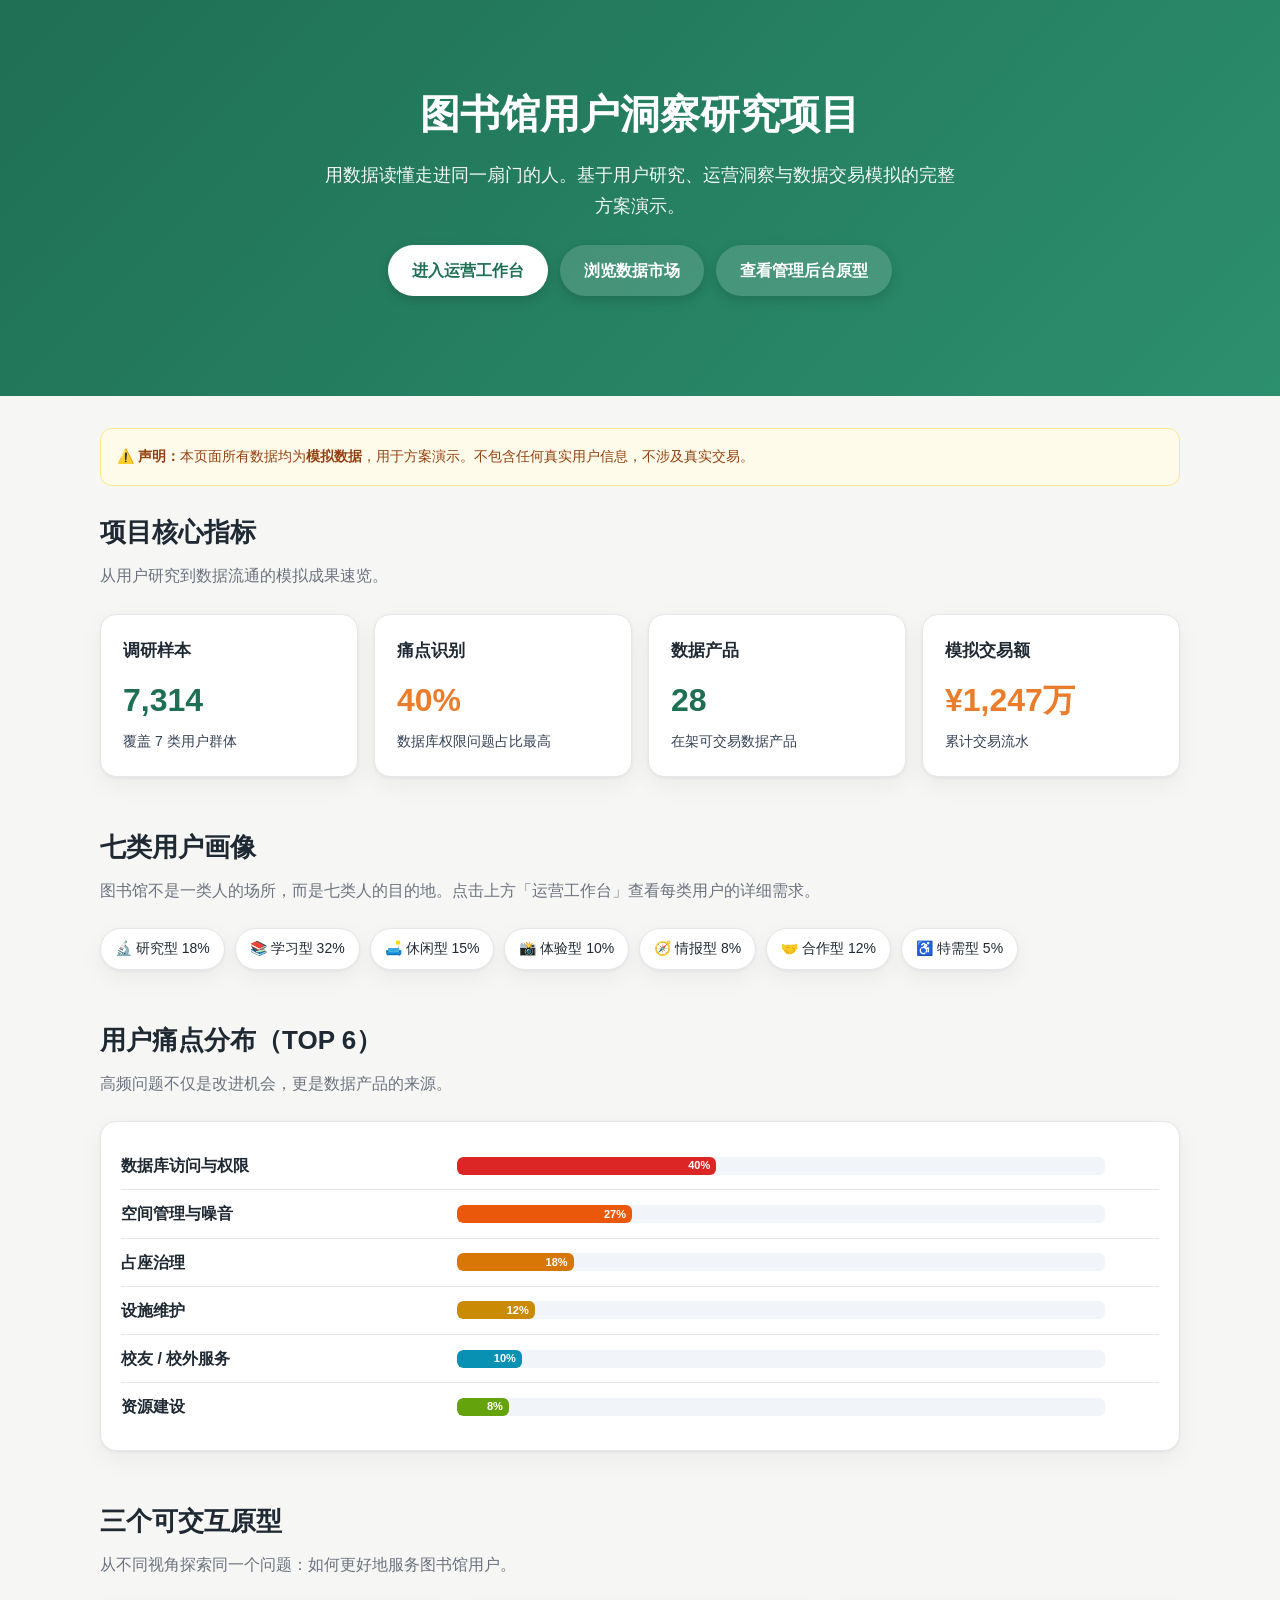
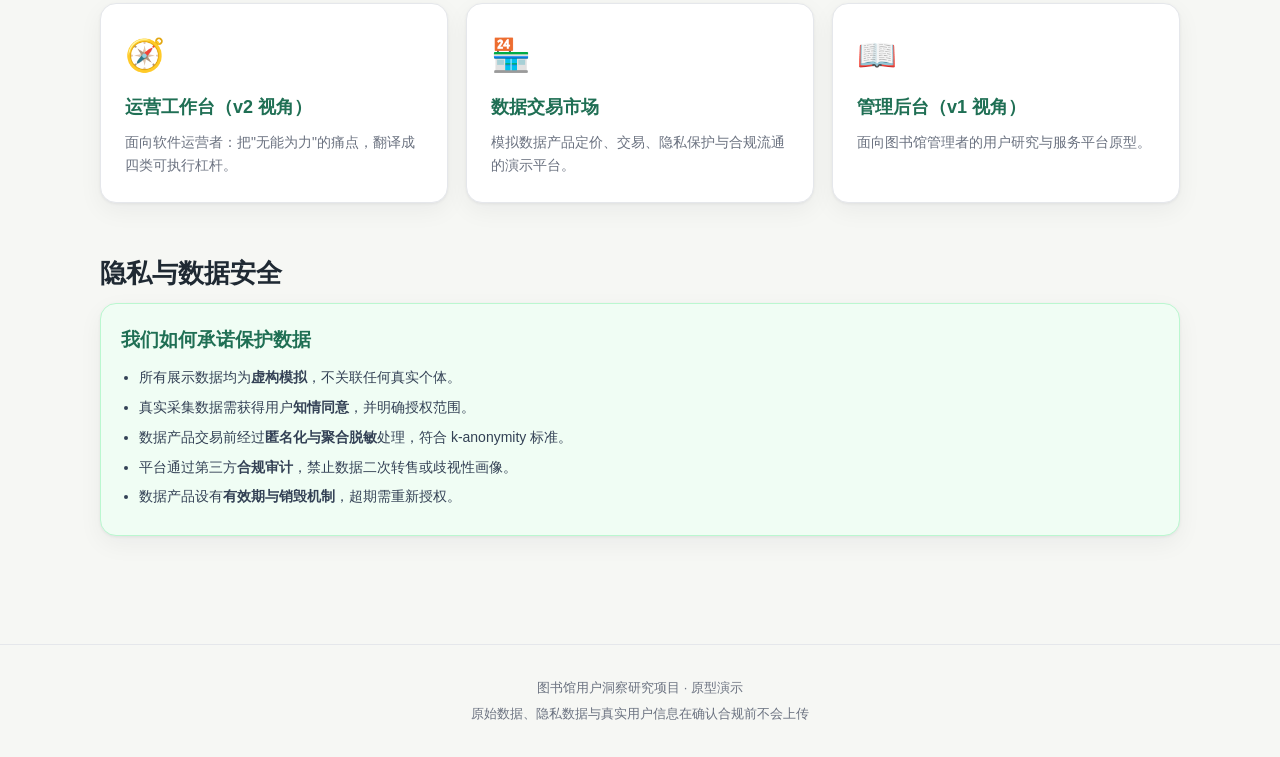
<file: index.html>
<!DOCTYPE html>
<html lang="zh-CN">
<head>
<meta charset="UTF-8" />
<meta name="viewport" content="width=device-width, initial-scale=1.0" />
<title>图书馆用户洞察研究项目 · 展示页</title>
<style>
:root{--bg:#f6f7f4;--surface:#fff;--ink:#1f2933;--muted:#6b7280;--line:#e5e7eb;--brand:#1f6f54;--accent:#ea7d2c;--radius:16px;--shadow:0 1px 3px rgba(16,24,40,.06),0 8px 24px rgba(16,24,40,.05);}
*{box-sizing:border-box}html,body{margin:0;padding:0}body{font-family:-apple-system,"PingFang SC","Microsoft YaHei","Segoe UI",Roboto,sans-serif;background:var(--bg);color:var(--ink);line-height:1.7;-webkit-font-smoothing:antialiased}
.hero{background:linear-gradient(135deg,#1f6f54 0%,#2c8f6e 100%);color:#fff;padding:80px 24px 100px;text-align:center}
.hero h1{font-size:40px;margin:0 0 12px;font-weight:800}
.hero p{font-size:18px;opacity:.95;margin:0 auto 24px;max-width:640px}
.hero .cta{display:inline-flex;gap:12px;flex-wrap:wrap;justify-content:center}
.hero .btn{background:#fff;color:var(--brand);padding:12px 24px;border-radius:999px;text-decoration:none;font-weight:700;box-shadow:0 4px 12px rgba(0,0,0,.15);transition:.15s}
.hero .btn.secondary{background:rgba(255,255,255,.15);color:#fff}
.hero .btn:hover{transform:translateY(-2px)}
.container{max-width:1120px;margin:0 auto;padding:32px 20px 60px}
.section{margin-bottom:48px}
.section h2{font-size:26px;margin:0 0 8px}
.section .muted{color:var(--muted);margin:0 0 24px}
.cards{display:grid;grid-template-columns:repeat(auto-fill,minmax(220px,1fr));gap:16px}
.card{background:var(--surface);border:1px solid var(--line);border-radius:var(--radius);padding:22px;box-shadow:var(--shadow)}
.card h3{margin:0 0 8px;font-size:17px}
.card p{font-size:14px;color:#334155;margin:0}
.card .stat{font-size:32px;font-weight:800;color:var(--brand);margin:8px 0 2px}
.card .stat.accent{color:var(--accent)}
.entry-grid{display:grid;grid-template-columns:repeat(auto-fit,minmax(260px,1fr));gap:18px}
.entry{background:var(--surface);border:1px solid var(--line);border-radius:var(--radius);padding:24px;box-shadow:var(--shadow);text-decoration:none;color:inherit;transition:.15s}
.entry:hover{transform:translateY(-3px);box-shadow:0 12px 32px rgba(16,24,40,.12)}
.entry .icon{font-size:32px;margin-bottom:10px}
.entry h3{margin:0 0 8px;font-size:18px;color:var(--brand)}
.entry p{font-size:14px;color:var(--muted);margin:0}
.pain-list{background:var(--surface);border:1px solid var(--line);border-radius:var(--radius);padding:20px;box-shadow:var(--shadow)}
.pain-item{display:flex;align-items:center;gap:12px;padding:10px 0;border-bottom:1px solid var(--line)}
.pain-item:last-child{border-bottom:none}
.pain-name{flex:1;font-weight:600}
.pain-bar{flex:2;height:18px;background:#f1f5f9;border-radius:6px;overflow:hidden}
.pain-fill{height:100%;border-radius:6px;display:flex;align-items:center;justify-content:flex-end;padding-right:6px;color:#fff;font-size:11px;font-weight:700}
.pain-pct{width:42px;text-align:right;font-size:13px;color:var(--muted)}
.persona-chips{display:flex;flex-wrap:wrap;gap:10px}
.chip{background:var(--surface);border:1px solid var(--line);border-radius:999px;padding:8px 14px;font-size:14px;box-shadow:var(--shadow)}
.privacy-box{background:#f0fdf4;border:1px solid #bbf7d0;border-radius:var(--radius);padding:20px;box-shadow:var(--shadow)}
.privacy-box h3{color:var(--brand);margin:0 0 10px}
.privacy-box ul{margin:0;padding-left:18px;font-size:14px;color:#334155}
.privacy-box li{margin-bottom:6px}
.footer{text-align:center;padding:32px;color:var(--muted);font-size:13px;border-top:1px solid var(--line)}
.warn{background:#fffbeb;border:1px solid #fde68a;border-radius:12px;padding:16px;margin-bottom:24px;font-size:14px;color:#92400e}
</style>
</head>
<body>

<section class="hero">
  <h1>图书馆用户洞察研究项目</h1>
  <p>用数据读懂走进同一扇门的人。基于用户研究、运营洞察与数据交易模拟的完整方案演示。</p>
  <div class="cta">
    <a class="btn" href="./product-ops/">进入运营工作台</a>
    <a class="btn secondary" href="./data-market/">浏览数据市场</a>
    <a class="btn secondary" href="./v1-library-admin/">查看管理后台原型</a>
  </div>
</section>

<div class="container">

  <div class="warn">
    <strong>⚠️ 声明：</strong>本页面所有数据均为<strong>模拟数据</strong>，用于方案演示。不包含任何真实用户信息，不涉及真实交易。
  </div>

  <!-- 核心指标 -->
  <section class="section">
    <h2>项目核心指标</h2>
    <p class="muted">从用户研究到数据流通的模拟成果速览。</p>
    <div class="cards">
      <div class="card"><h3>调研样本</h3><div class="stat">7,314</div><p>覆盖 7 类用户群体</p></div>
      <div class="card"><h3>痛点识别</h3><div class="stat accent">40%</div><p>数据库权限问题占比最高</p></div>
      <div class="card"><h3>数据产品</h3><div class="stat">28</div><p>在架可交易数据产品</p></div>
      <div class="card"><h3>模拟交易额</h3><div class="stat accent">¥1,247万</div><p>累计交易流水</p></div>
    </div>
  </section>

  <!-- 用户画像 -->
  <section class="section">
    <h2>七类用户画像</h2>
    <p class="muted">图书馆不是一类人的场所，而是七类人的目的地。点击上方「运营工作台」查看每类用户的详细需求。</p>
    <div class="persona-chips">
      <span class="chip">🔬 研究型 18%</span>
      <span class="chip">📚 学习型 32%</span>
      <span class="chip">🛋️ 休闲型 15%</span>
      <span class="chip">📸 体验型 10%</span>
      <span class="chip">🧭 情报型 8%</span>
      <span class="chip">🤝 合作型 12%</span>
      <span class="chip">♿ 特需型 5%</span>
    </div>
  </section>

  <!-- 痛点分布 -->
  <section class="section">
    <h2>用户痛点分布（TOP 6）</h2>
    <p class="muted">高频问题不仅是改进机会，更是数据产品的来源。</p>
    <div class="pain-list" id="pain-list"></div>
  </section>

  <!-- 三个子平台入口 -->
  <section class="section">
    <h2>三个可交互原型</h2>
    <p class="muted">从不同视角探索同一个问题：如何更好地服务图书馆用户。</p>
    <div class="entry-grid">
      <a class="entry" href="./product-ops/">
        <div class="icon">🧭</div>
        <h3>运营工作台（v2 视角）</h3>
        <p>面向软件运营者：把"无能为力"的痛点，翻译成四类可执行杠杆。</p>
      </a>
      <a class="entry" href="./data-market/">
        <div class="icon">🏪</div>
        <h3>数据交易市场</h3>
        <p>模拟数据产品定价、交易、隐私保护与合规流通的演示平台。</p>
      </a>
      <a class="entry" href="./v1-library-admin/">
        <div class="icon">📖</div>
        <h3>管理后台（v1 视角）</h3>
        <p>面向图书馆管理者的用户研究与服务平台原型。</p>
      </a>
    </div>
  </section>

  <!-- 隐私保护 -->
  <section class="section">
    <h2>隐私与数据安全</h2>
    <div class="privacy-box">
      <h3>我们如何承诺保护数据</h3>
      <ul>
        <li>所有展示数据均为<strong>虚构模拟</strong>，不关联任何真实个体。</li>
        <li>真实采集数据需获得用户<strong>知情同意</strong>，并明确授权范围。</li>
        <li>数据产品交易前经过<strong>匿名化与聚合脱敏</strong>处理，符合 k-anonymity 标准。</li>
        <li>平台通过第三方<strong>合规审计</strong>，禁止数据二次转售或歧视性画像。</li>
        <li>数据产品设有<strong>有效期与销毁机制</strong>，超期需重新授权。</li>
      </ul>
    </div>
  </section>

</div>

<footer class="footer">
  <div>图书馆用户洞察研究项目 · 原型演示</div>
  <div style="margin-top:4px">原始数据、隐私数据与真实用户信息在确认合规前不会上传</div>
</footer>

<script>
const pains = [
  { name: "数据库访问与权限", pct: 40, color: "#dc2626" },
  { name: "空间管理与噪音", pct: 27, color: "#ea580c" },
  { name: "占座治理", pct: 18, color: "#d97706" },
  { name: "设施维护", pct: 12, color: "#ca8a04" },
  { name: "校友 / 校外服务", pct: 10, color: "#0891b2" },
  { name: "资源建设", pct: 8, color: "#65a30d" }
];
document.getElementById("pain-list").innerHTML = pains.map(p => `
  <div class="pain-item">
    <div class="pain-name">${p.name}</div>
    <div class="pain-bar"><div class="pain-fill" style="width:${p.pct}%;background:${p.color}">${p.pct}%</div></div>
    <div class="pain-pct">${p.count || ''}</div>
  </div>`).join('');
</script>

</body>
</html>
</file>
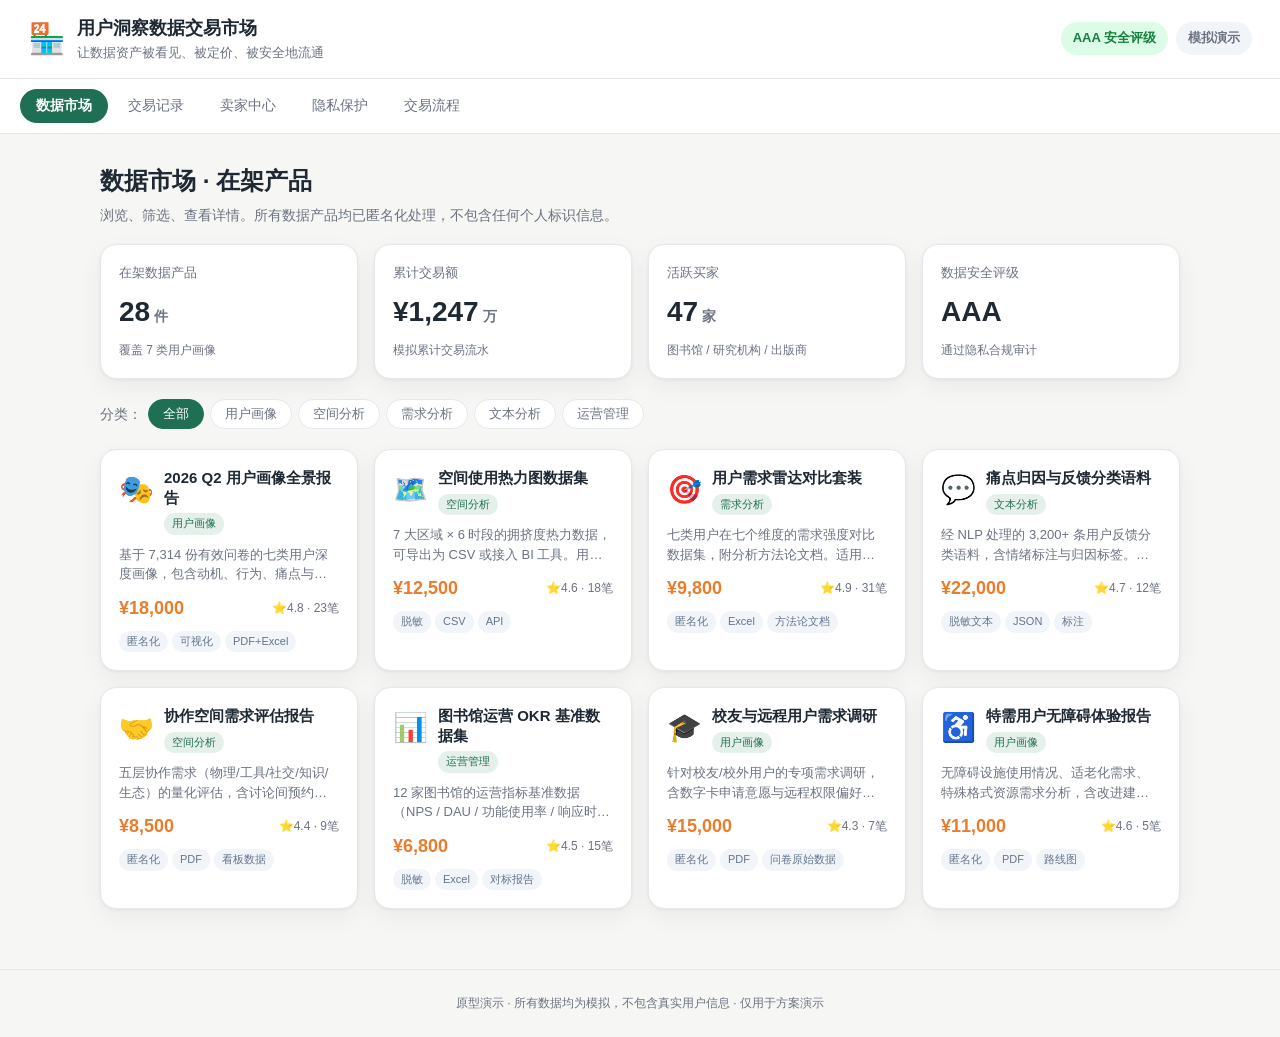
<file: data-market/index.html>
<!DOCTYPE html>
<html lang="zh-CN">
<head>
<meta charset="UTF-8" />
<meta name="viewport" content="width=device-width, initial-scale=1.0" />
<title>用户洞察数据交易市场 · 模拟平台</title>
<link rel="stylesheet" href="styles.css" />
</head>
<body>

<header class="topbar">
  <div class="brand">
    <span class="logo">🏪</span>
    <div>
      <div class="brand-title">用户洞察数据交易市场</div>
      <div class="brand-sub">让数据资产被看见、被定价、被安全地流通</div>
    </div>
  </div>
  <div class="topbar-right">
    <span class="pill green">AAA 安全评级</span>
    <span class="pill ghost">模拟演示</span>
  </div>
</header>

<nav class="nav">
  <button class="nav-btn active" data-view="market">数据市场</button>
  <button class="nav-btn" data-view="transactions">交易记录</button>
  <button class="nav-btn" data-view="sellers">卖家中心</button>
  <button class="nav-btn" data-view="privacy">隐私保护</button>
  <button class="nav-btn" data-view="tradeflow">交易流程</button>
</nav>

<main class="container">

  <!-- ============ 数据市场 ============ -->
  <section class="view active" id="view-market">
    <div class="section-head">
      <h2>数据市场 · 在架产品</h2>
      <p class="muted">浏览、筛选、查看详情。所有数据产品均已匿名化处理，不包含任何个人标识信息。</p>
    </div>

    <div class="kpi-grid" id="market-kpis"></div>

    <div class="filter-bar">
      <span class="filter-label">分类：</span>
      <button class="filter-btn active" data-cat="all">全部</button>
      <button class="filter-btn" data-cat="用户画像">用户画像</button>
      <button class="filter-btn" data-cat="空间分析">空间分析</button>
      <button class="filter-btn" data-cat="需求分析">需求分析</button>
      <button class="filter-btn" data-cat="文本分析">文本分析</button>
      <button class="filter-btn" data-cat="运营管理">运营管理</button>
    </div>

    <div class="product-grid" id="product-grid"></div>

    <!-- 产品详情弹窗 -->
    <div class="modal-overlay" id="product-modal">
      <div class="modal" id="product-detail"></div>
    </div>
  </section>

  <!-- ============ 交易记录 ============ -->
  <section class="view" id="view-transactions">
    <div class="section-head">
      <h2>最近交易记录</h2>
      <p class="muted">模拟交易流水，展示数据产品的流通情况。</p>
    </div>
    <div class="card">
      <div id="tx-table"></div>
    </div>

    <div class="card">
      <h3>市场趋势（近 6 个月）</h3>
      <svg id="trend-chart" viewBox="0 0 520 260" class="chart"></svg>
      <div class="legend">
        <span><i class="dot" style="background:#1f6f54"></i>月交易额（万元）</span>
        <span><i class="dot" style="background:#0891b2"></i>在架产品数</span>
      </div>
    </div>
  </section>

  <!-- ============ 卖家中心 ============ -->
  <section class="view" id="view-sellers">
    <div class="section-head">
      <h2>卖家中心</h2>
      <p class="muted">数据产品提供商，均通过隐私合规认证。</p>
    </div>
    <div class="seller-grid" id="seller-grid"></div>
  </section>

  <!-- ============ 隐私保护 ============ -->
  <section class="view" id="view-privacy">
    <div class="section-head">
      <h2>数据隐私保护机制</h2>
      <p class="muted">我们如何确保数据安全——所有展示数据均为模拟数据，不包含任何真实用户信息。</p>
    </div>
    <div class="privacy-grid" id="privacy-grid"></div>

    <div class="card highlight">
      <h3>⚠️ 重要声明</h3>
      <p>本平台为<strong>完全模拟的演示环境</strong>。所有数据产品、交易记录、金额均为虚构，不涉及任何真实用户数据。项目实际落地时，所有数据产品必须经过：</p>
      <ol>
        <li>用户知情同意采集</li>
        <li>严格的匿名化与聚合脱敏</li>
        <li>第三方隐私合规审计</li>
        <li>明确的用途限制与销毁机制</li>
      </ol>
    </div>
  </section>

  <!-- ============ 交易流程 ============ -->
  <section class="view" id="view-tradeflow">
    <div class="section-head">
      <h2>交易流程</h2>
      <p class="muted">五步完成数据产品的安全交易。</p>
    </div>
    <div class="flow-steps" id="flow-steps"></div>
  </section>

</main>

<footer class="footer">
  <span>原型演示 · 所有数据均为模拟，不包含真实用户信息 · 仅用于方案演示</span>
</footer>

<script src="data.js"></script>
<script src="app.js"></script>
</body>
</html>
</file>
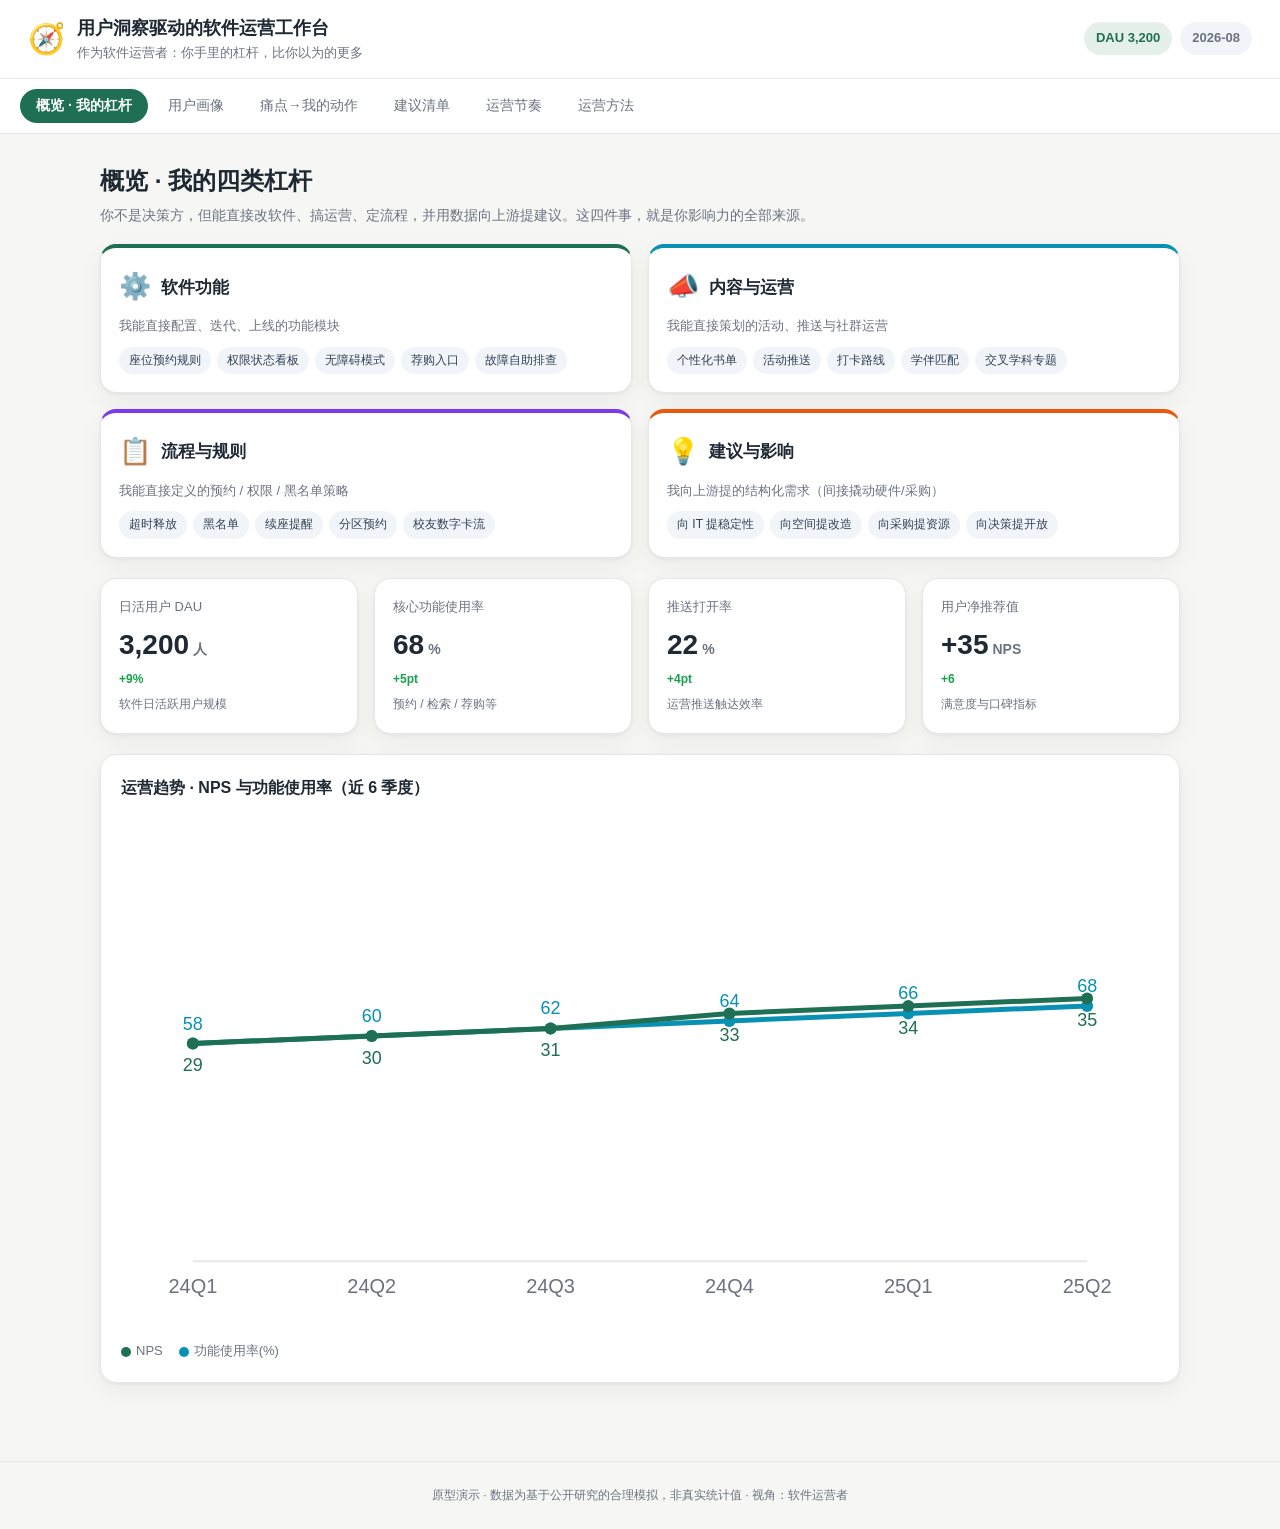
<file: product-ops/index.html>
<!DOCTYPE html>
<html lang="zh-CN">
<head>
<meta charset="UTF-8" />
<meta name="viewport" content="width=device-width, initial-scale=1.0" />
<title>软件运营工作台 · 用户洞察驱动（原型）</title>
<link rel="stylesheet" href="styles.css" />
</head>
<body>

<header class="topbar">
  <div class="brand">
    <span class="logo">🧭</span>
    <div>
      <div class="brand-title" id="meta-title">用户洞察驱动的软件运营工作台</div>
      <div class="brand-sub" id="meta-sub">作为软件运营者：你手里的杠杆，比你以为的更多</div>
    </div>
  </div>
  <div class="topbar-right">
    <span class="pill" id="meta-sample">DAU 3,200</span>
    <span class="pill ghost" id="meta-updated">2026-08</span>
  </div>
</header>

<nav class="nav" id="nav">
  <button class="nav-btn active" data-view="overview">概览 · 我的杠杆</button>
  <button class="nav-btn" data-view="personas">用户画像</button>
  <button class="nav-btn" data-view="actions">痛点→我的动作</button>
  <button class="nav-btn" data-view="influence">建议清单</button>
  <button class="nav-btn" data-view="rhythm">运营节奏</button>
  <button class="nav-btn" data-view="methods">运营方法</button>
</nav>

<main class="container">

  <!-- ============ 概览 ============ -->
  <section class="view active" id="view-overview">
    <div class="section-head">
      <h2>概览 · 我的四类杠杆</h2>
      <p class="muted">你不是决策方，但能直接改软件、搞运营、定流程，并用数据向上游提建议。这四件事，就是你影响力的全部来源。</p>
    </div>

    <div class="lever-grid" id="lever-grid"></div>

    <div class="kpi-grid" id="kpi-grid"></div>

    <div class="card">
      <h3>运营趋势 · NPS 与功能使用率（近 6 季度）</h3>
      <svg id="trend-chart" viewBox="0 0 520 260" class="chart"></svg>
      <div class="legend">
        <span><i class="dot" style="background:#1f6f54"></i>NPS</span>
        <span><i class="dot" style="background:#0891b2"></i>功能使用率(%)</span>
      </div>
    </div>
  </section>

  <!-- ============ 用户画像 ============ -->
  <section class="view" id="view-personas">
    <div class="section-head">
      <h2>用户画像（软件运营视角）</h2>
      <p class="muted">同一软件，七种用法。重点不是"他们是谁"，而是"他们在我的软件里怎么表现、我能做什么"。</p>
    </div>
    <div class="persona-grid" id="persona-grid"></div>
    <div class="card persona-detail" id="persona-detail"></div>
  </section>

  <!-- ============ 痛点→我的动作 ============ -->
  <section class="view" id="view-actions">
    <div class="section-head">
      <h2>痛点 → 我的动作</h2>
      <p class="muted">把"无能为力"的痛点，翻译成你能直接执行的软件动作，以及能向上游提的建议。</p>
    </div>
    <div id="action-list"></div>
  </section>

  <!-- ============ 建议清单 ============ -->
  <section class="view" id="view-influence">
    <div class="section-head">
      <h2>建议清单（结构化向上游提需求）</h2>
      <p class="muted">软件改不了的事，用"数据依据 + 影响对象 + 优先级"打包成建议单，交给能改的人。</p>
    </div>
    <div class="card">
      <h3>影响 Backlog</h3>
      <div id="influence-table"></div>
    </div>
  </section>

  <!-- ============ 运营节奏 ============ -->
  <section class="view" id="view-rhythm">
    <div class="section-head">
      <h2>运营节奏</h2>
      <p class="muted">把影响力拆解成每日 / 每周 / 每月 / 每季可执行的动作。</p>
    </div>
    <div class="timeline" id="rhythm"></div>
  </section>

  <!-- ============ 运营方法 ============ -->
  <section class="view" id="view-methods">
    <div class="section-head">
      <h2>运营可用的研究方法</h2>
      <p class="muted">不需要管理权限，也能持续获得用户洞察。</p>
    </div>
    <div class="method-grid" id="method-grid"></div>
    <div class="card">
      <h3>成功指标（运营视角 OKR）</h3>
      <div id="metrics-table"></div>
    </div>
  </section>

</main>

<footer class="footer">
  <span>原型演示 · 数据为基于公开研究的合理模拟，非真实统计值 · 视角：软件运营者</span>
</footer>

<script src="data.js"></script>
<script src="app.js"></script>
</body>
</html>
</file>
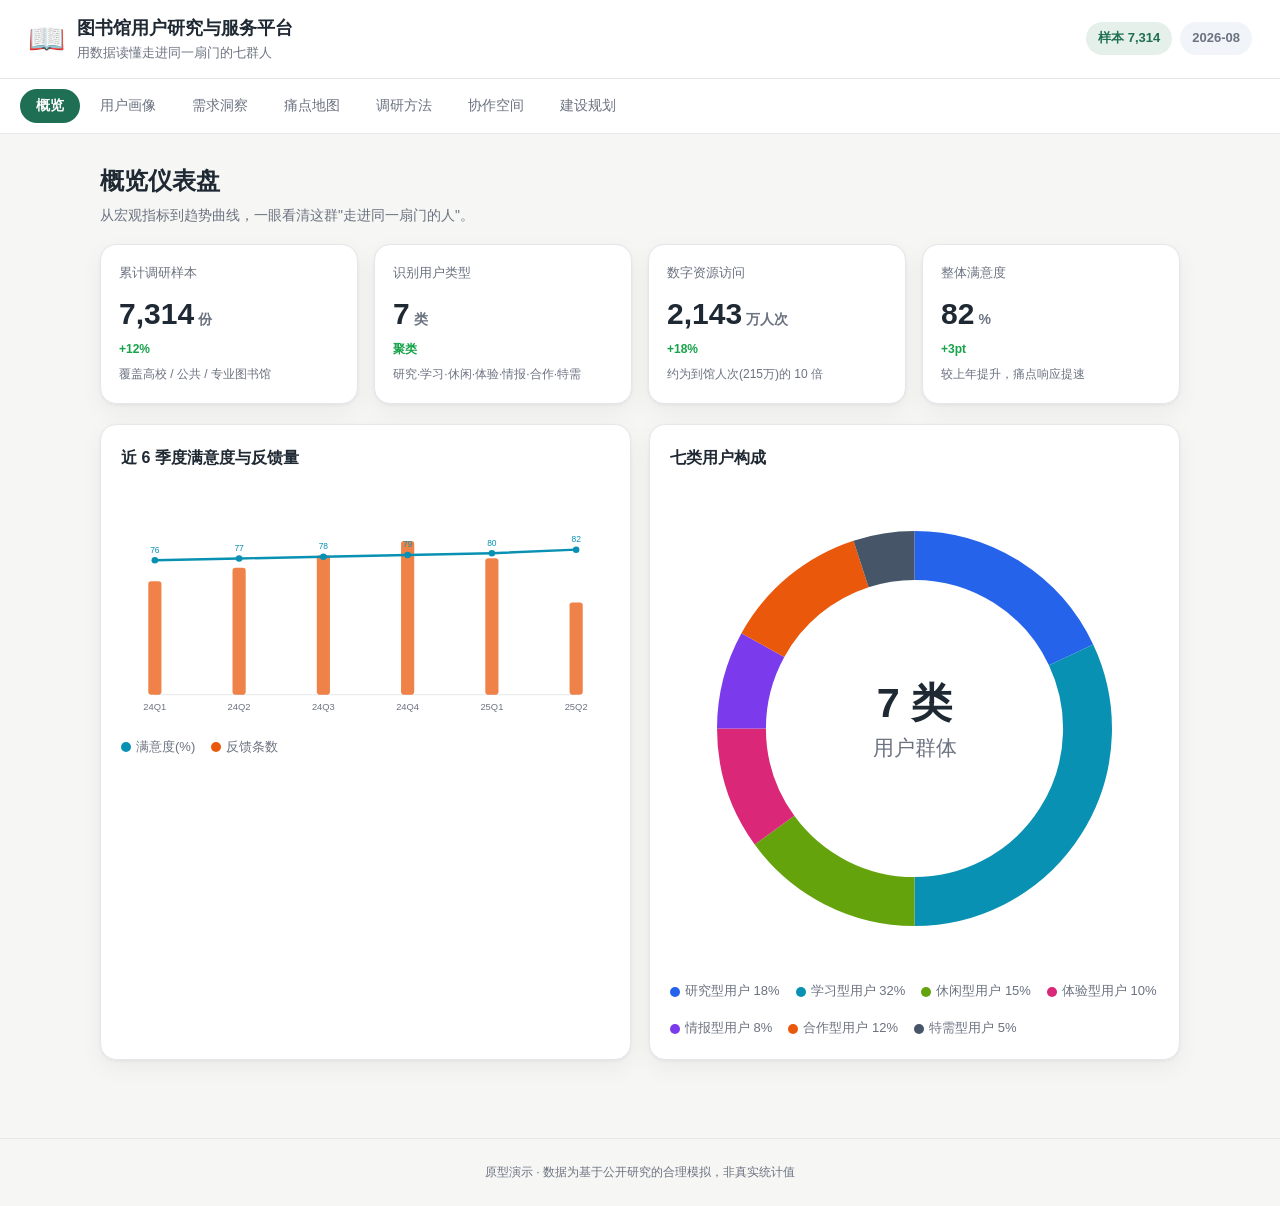
<file: v1-library-admin/index.html>
<!DOCTYPE html>
<html lang="zh-CN">
<head>
<meta charset="UTF-8" />
<meta name="viewport" content="width=device-width, initial-scale=1.0" />
<title>图书馆用户研究与服务平台 · 原型</title>
<link rel="stylesheet" href="styles.css" />
</head>
<body>

<!-- 顶部栏 -->
<header class="topbar">
  <div class="brand">
    <span class="logo">📖</span>
    <div>
      <div class="brand-title" id="meta-title">图书馆用户研究与服务平台</div>
      <div class="brand-sub" id="meta-sub">用数据读懂走进同一扇门的七群人</div>
    </div>
  </div>
  <div class="topbar-right">
    <span class="pill" id="meta-sample">样本 7,314</span>
    <span class="pill ghost" id="meta-updated">2026-08</span>
  </div>
</header>

<!-- 导航 -->
<nav class="nav" id="nav">
  <button class="nav-btn active" data-view="overview">概览</button>
  <button class="nav-btn" data-view="personas">用户画像</button>
  <button class="nav-btn" data-view="insights">需求洞察</button>
  <button class="nav-btn" data-view="painmap">痛点地图</button>
  <button class="nav-btn" data-view="methods">调研方法</button>
  <button class="nav-btn" data-view="collab">协作空间</button>
  <button class="nav-btn" data-view="roadmap">建设规划</button>
</nav>

<main class="container">

  <!-- ============ 概览 ============ -->
  <section class="view active" id="view-overview">
    <div class="section-head">
      <h2>概览仪表盘</h2>
      <p class="muted">从宏观指标到趋势曲线，一眼看清这群"走进同一扇门的人"。</p>
    </div>
    <div class="kpi-grid" id="kpi-grid"></div>

    <div class="grid-2">
      <div class="card">
        <h3>近 6 季度满意度与反馈量</h3>
        <svg id="trend-chart" viewBox="0 0 520 260" class="chart"></svg>
        <div class="legend">
          <span><i class="dot" style="background:#0891b2"></i>满意度(%)</span>
          <span><i class="dot" style="background:#ea580c"></i>反馈条数</span>
        </div>
      </div>
      <div class="card">
        <h3>七类用户构成</h3>
        <svg id="donut-chart" viewBox="0 0 260 260" class="chart"></svg>
        <div class="legend" id="donut-legend"></div>
      </div>
    </div>
  </section>

  <!-- ============ 用户画像 ============ -->
  <section class="view" id="view-personas">
    <div class="section-head">
      <h2>用户画像</h2>
      <p class="muted">同一空间，七种目的地。点击卡片查看详情与需求雷达。</p>
    </div>
    <div class="persona-grid" id="persona-grid"></div>
    <div class="card persona-detail" id="persona-detail"></div>
  </section>

  <!-- ============ 需求洞察 ============ -->
  <section class="view" id="view-insights">
    <div class="section-head">
      <h2>需求洞察 · 雷达</h2>
      <p class="muted">不同用户在七个需求维度上的强度差异，是精准服务设计的依据。</p>
    </div>
    <div class="grid-2">
      <div class="card">
        <h3>需求雷达（点击切换用户）</h3>
        <svg id="radar-chart" viewBox="0 0 360 360" class="chart"></svg>
        <div class="radar-switch" id="radar-switch"></div>
      </div>
      <div class="card">
        <h3>维度说明</h3>
        <ul class="axis-list" id="axis-list"></ul>
      </div>
    </div>
  </section>

  <!-- ============ 痛点地图 ============ -->
  <section class="view" id="view-painmap">
    <div class="section-head">
      <h2>痛点地图</h2>
      <p class="muted">最大的不满，往往藏在最基础的地方。以下是反馈高频问题分布。</p>
    </div>
    <div class="card">
      <h3>痛点分布（多选项，按比例）</h3>
      <div id="pain-bars"></div>
    </div>
    <div class="card">
      <h3>空间使用热力图 · 拥挤度</h3>
      <p class="muted">颜色越深越拥挤，用于优化空间布局与开放策略。</p>
      <div id="heatmap"></div>
    </div>
  </section>

  <!-- ============ 调研方法 ============ -->
  <section class="view" id="view-methods">
    <div class="section-head">
      <h2>调研方法工具箱</h2>
      <p class="muted">定量回答"有多少"，定性回答"为什么"，创新方法回答"还能怎样"。</p>
    </div>
    <div class="method-grid" id="method-grid"></div>
    <div class="card">
      <h3>问卷维度框架（可直接复用）</h3>
      <div class="survey-frame" id="survey-frame"></div>
    </div>
  </section>

  <!-- ============ 协作空间 ============ -->
  <section class="view" id="view-collab">
    <div class="section-head">
      <h2>协作空间与知识共建</h2>
      <p class="muted">被低估的蓝海：从"一个人的书房"到"一群人的客厅"。</p>
    </div>
    <div class="grid-2">
      <div class="card">
        <h3>协作需求五层</h3>
        <div id="collab-layers"></div>
      </div>
      <div class="card">
        <h3>讨论间预约看板（本周模拟）</h3>
        <div id="room-board"></div>
        <div class="legend">
          <span><i class="dot" style="background:#65a30d"></i>空闲</span>
          <span><i class="dot" style="background:#d97706"></i>紧张</span>
          <span><i class="dot" style="background:#dc2626"></i>约满</span>
        </div>
      </div>
    </div>
  </section>

  <!-- ============ 建设规划 ============ -->
  <section class="view" id="view-roadmap">
    <div class="section-head">
      <h2>建设规划与成功指标</h2>
      <p class="muted">分阶段推进，从基础摸底到共创验证，再到持续进化。</p>
    </div>
    <div class="timeline" id="timeline"></div>
    <div class="card">
      <h3>目标与关键结果（OKR 视角）</h3>
      <div id="metrics-table"></div>
    </div>
  </section>

</main>

<footer class="footer">
  <span>原型演示 · 数据为基于公开研究的合理模拟，非真实统计值</span>
</footer>

<script src="data.js"></script>
<script src="app.js"></script>
</body>
</html>
</file>
<file: data-market/styles.css>
:root {
  --bg: #f6f7f4; --surface: #ffffff; --ink: #1f2933; --muted: #6b7280; --line: #e5e7eb;
  --brand: #1f6f54; --brand-soft: #e6f0eb; --accent: #ea7d2c; --good: #16a34a; --warn: #dc2626;
  --radius: 16px;
  --shadow: 0 1px 3px rgba(16,24,40,.06), 0 8px 24px rgba(16,24,40,.05);
}
* { box-sizing: border-box; } html, body { margin: 0; padding: 0; }
body { font-family: -apple-system,"PingFang SC","Microsoft YaHei","Segoe UI",Roboto,sans-serif; background: var(--bg); color: var(--ink); line-height: 1.6; -webkit-font-smoothing: antialiased; }

.topbar { display:flex; align-items:center; justify-content:space-between; padding:14px 28px; background: var(--surface); border-bottom:1px solid var(--line); position:sticky; top:0; z-index:20; }
.brand { display:flex; align-items:center; gap:12px; } .logo { font-size:30px; }
.brand-title { font-weight:700; font-size:18px; } .brand-sub { font-size:13px; color:var(--muted); }
.topbar-right { display:flex; gap:8px; }
.pill { font-weight:600; padding:6px 12px; border-radius:999px; font-size:13px; }
.pill.green { background:#dcfce7; color:#15803d; } .pill.ghost { background:#f1f5f9; color:var(--muted); }

.nav { display:flex; gap:4px; padding:10px 20px; background: var(--surface); border-bottom:1px solid var(--line); position:sticky; top:64px; z-index:15; overflow-x:auto; }
.nav-btn { border:none; background:transparent; color:var(--muted); padding:8px 16px; border-radius:999px; cursor:pointer; font-size:14px; white-space:nowrap; transition:.15s; }
.nav-btn:hover { background:#f1f5f9; color:var(--ink); }
.nav-btn.active { background: var(--brand); color:#fff; font-weight:600; }

.container { max-width:1120px; margin:0 auto; padding:28px 20px 60px; }
.section-head { margin-bottom:18px; } .section-head h2 { margin:0 0 4px; font-size:24px; }
.muted { color:var(--muted); font-size:14px; margin:0; }

.view { display:none; animation: fade .25s ease; } .view.active { display:block; }
@keyframes fade { from { opacity:0; transform:translateY(6px); } to { opacity:1; transform:none; } }

.card { background: var(--surface); border:1px solid var(--line); border-radius: var(--radius); padding:20px; box-shadow: var(--shadow); margin-bottom:18px; }
.card h3 { margin:0 0 14px; font-size:16px; }
.card.highlight { border-left:4px solid var(--accent); background:#fffbeb; }
.card.highlight ol { margin:10px 0 0; padding-left:18px; font-size:14px; }
.card.highlight ol li { margin-bottom:4px; }

.kpi-grid { display:grid; grid-template-columns:repeat(4,1fr); gap:16px; margin-bottom:20px; }
@media (max-width:820px){ .kpi-grid{ grid-template-columns:repeat(2,1fr); } }
.kpi { background: var(--surface); border:1px solid var(--line); border-radius: var(--radius); padding:18px; box-shadow: var(--shadow); }
.kpi .label { font-size:13px; color:var(--muted); }
.kpi .value { font-size:28px; font-weight:800; margin:6px 0 2px; }
.kpi .value .unit { font-size:14px; font-weight:600; color:var(--muted); margin-left:4px; }
.kpi .note { font-size:12px; color:var(--muted); margin-top:6px; }

.chart { width:100%; height:auto; display:block; }
.legend { display:flex; gap:16px; flex-wrap:wrap; font-size:13px; color:var(--muted); margin-top:8px; }
.dot { display:inline-block; width:10px; height:10px; border-radius:50%; margin-right:5px; vertical-align:middle; }

/* 筛选 */
.filter-bar { display:flex; align-items:center; gap:6px; flex-wrap:wrap; margin-bottom:20px; }
.filter-label { font-size:14px; color:var(--muted); }
.filter-btn { border:1px solid var(--line); background:#fff; border-radius:999px; padding:5px 14px; font-size:13px; cursor:pointer; color:var(--muted); }
.filter-btn:hover, .filter-btn.active { background:var(--brand); color:#fff; border-color:var(--brand); }

/* 产品卡 */
.product-grid { display:grid; grid-template-columns:repeat(auto-fill,minmax(250px,1fr)); gap:16px; }
.product-card { background: var(--surface); border:1px solid var(--line); border-radius: var(--radius); padding:18px; box-shadow: var(--shadow); cursor:pointer; transition:.15s; }
.product-card:hover { transform:translateY(-3px); box-shadow:0 10px 30px rgba(16,24,40,.1); }
.product-card .pc-head { display:flex; align-items:flex-start; gap:10px; }
.product-card .pc-icon { font-size:28px; flex-shrink:0; }
.product-card .pc-name { font-weight:700; font-size:15px; line-height:1.3; }
.product-card .pc-cat { font-size:11px; color:var(--brand); background:var(--brand-soft); padding:2px 8px; border-radius:999px; display:inline-block; margin-top:6px; }
.product-card .pc-desc { font-size:13px; color:var(--muted); margin:10px 0; line-height:1.5; display:-webkit-box; -webkit-line-clamp:2; -webkit-box-orient:vertical; overflow:hidden; }
.product-card .pc-bottom { display:flex; align-items:center; justify-content:space-between; }
.product-card .pc-price { font-size:18px; font-weight:800; color:var(--accent); }
.product-card .pc-meta { font-size:12px; color:var(--muted); }
.product-card .pc-tags { display:flex; gap:4px; flex-wrap:wrap; margin-top:8px; }
.product-card .pc-tag { font-size:11px; background:#f1f5f9; color:#64748b; padding:2px 8px; border-radius:999px; }

/* 弹窗 */
.modal-overlay { display:none; position:fixed; inset:0; background:rgba(0,0,0,.4); z-index:50; align-items:center; justify-content:center; }
.modal-overlay.show { display:flex; }
.modal { background:#fff; border-radius:var(--radius); max-width:600px; width:90%; max-height:80vh; overflow-y:auto; padding:28px; box-shadow:0 20px 60px rgba(0,0,0,.15); }
.modal h2 { margin:0 0 6px; font-size:20px; }
.modal .m-row { display:flex; align-items:center; gap:12px; flex-wrap:wrap; margin:10px 0; }
.modal .m-tag { font-size:12px; padding:4px 10px; border-radius:999px; background:#f1f5f9; color:#475569; }
.modal .m-desc { font-size:14px; line-height:1.7; margin:12px 0; }
.modal .m-seller { font-size:13px; color:var(--muted); }
.modal .m-price { font-size:22px; font-weight:800; color:var(--accent); margin:14px 0; }
.modal .m-btn { background:var(--brand); color:#fff; border:none; padding:10px 24px; border-radius:999px; font-size:14px; font-weight:600; cursor:pointer; }
.modal .m-btn:hover { opacity:.9; }
.modal .m-close { position:absolute; top:16px; right:20px; background:none; border:none; font-size:22px; cursor:pointer; color:var(--muted); }

/* 交易表 */
.tx-table { width:100%; border-collapse:collapse; font-size:14px; }
.tx-table th, .tx-table td { text-align:left; padding:10px 12px; border-bottom:1px solid var(--line); }
.tx-table th { color:var(--muted); font-weight:600; font-size:13px; }
.tx-badge { font-size:11px; padding:3px 9px; border-radius:999px; font-weight:600; }
.tx-badge.done { background:#dcfce7; color:#15803d; }
.tx-badge.pending { background:#fef3c7; color:#b45309; }

/* 卖家卡 */
.seller-grid { display:grid; grid-template-columns:repeat(auto-fill,minmax(250px,1fr)); gap:16px; }
.seller-card { background: var(--surface); border:1px solid var(--line); border-radius: var(--radius); padding:20px; box-shadow: var(--shadow); }
.seller-card .sc-head { display:flex; align-items:center; gap:12px; }
.seller-card .sc-icon { font-size:32px; }
.seller-card .sc-name { font-weight:700; font-size:17px; }
.seller-card .sc-desc { font-size:13px; color:var(--muted); margin:8px 0; }
.seller-card .sc-stats { display:flex; gap:16px; font-size:13px; color:var(--muted); }
.seller-card .sc-stats b { color:var(--ink); }

/* 隐私卡 */
.privacy-grid { display:grid; grid-template-columns:repeat(auto-fill,minmax(300px,1fr)); gap:14px; margin-bottom:18px; }
.privacy-card { background: var(--surface); border:1px solid var(--line); border-radius: var(--radius); padding:18px; box-shadow: var(--shadow); }
.privacy-card .pv-icon { font-size:24px; }
.privacy-card .pv-name { font-weight:700; font-size:15px; margin:6px 0 4px; }
.privacy-card .pv-desc { font-size:13px; color:#334155; }

/* 流程步骤 */
.flow-steps { display:flex; gap:0; flex-wrap:wrap; }
.flow-step { flex:1; min-width:150px; background:var(--surface); border:1px solid var(--line); border-radius:var(--radius); padding:20px; box-shadow:var(--shadow); text-align:center; position:relative; }
.flow-step:not(:last-child)::after { content:"→"; position:absolute; right:-12px; top:50%; transform:translateY(-50%); font-size:20px; color:var(--brand); z-index:1; }
@media (max-width:820px){ .flow-step:not(:last-child)::after{ content:"↓"; right:50%; top:auto; bottom:-14px; transform:translateX(50%); } }
.flow-step .fs-num { width:32px; height:32px; background:var(--brand); color:#fff; border-radius:50%; display:inline-flex; align-items:center; justify-content:center; font-weight:800; font-size:16px; }
.flow-step .fs-name { font-weight:700; font-size:15px; margin:10px 0 6px; }
.flow-step .fs-desc { font-size:13px; color:var(--muted); }

.footer { text-align:center; padding:24px; color:var(--muted); font-size:12px; border-top:1px solid var(--line); }
</file>
<file: product-ops/styles.css>
:root {
  --bg: #f6f7f4; --surface: #ffffff; --ink: #1f2933; --muted: #6b7280; --line: #e5e7eb;
  --brand: #1f6f54; --brand-soft: #e6f0eb; --accent: #ea7d2c; --good: #16a34a; --warn: #dc2626;
  --radius: 16px;
  --shadow: 0 1px 3px rgba(16,24,40,.06), 0 8px 24px rgba(16,24,40,.05);
}
* { box-sizing: border-box; } html, body { margin: 0; padding: 0; }
body { font-family: -apple-system,"PingFang SC","Microsoft YaHei","Segoe UI",Roboto,sans-serif; background: var(--bg); color: var(--ink); line-height: 1.6; -webkit-font-smoothing: antialiased; }

.topbar { display:flex; align-items:center; justify-content:space-between; padding:14px 28px; background: var(--surface); border-bottom:1px solid var(--line); position:sticky; top:0; z-index:20; }
.brand { display:flex; align-items:center; gap:12px; } .logo { font-size:30px; }
.brand-title { font-weight:700; font-size:18px; } .brand-sub { font-size:13px; color:var(--muted); }
.topbar-right { display:flex; gap:8px; }
.pill { background: var(--brand-soft); color: var(--brand); font-weight:600; padding:6px 12px; border-radius:999px; font-size:13px; }
.pill.ghost { background:#f1f5f9; color:var(--muted); }

.nav { display:flex; gap:4px; padding:10px 20px; background: var(--surface); border-bottom:1px solid var(--line); position:sticky; top:64px; z-index:15; overflow-x:auto; }
.nav-btn { border:none; background:transparent; color:var(--muted); padding:8px 16px; border-radius:999px; cursor:pointer; font-size:14px; white-space:nowrap; transition:.15s; }
.nav-btn:hover { background:#f1f5f9; color:var(--ink); }
.nav-btn.active { background: var(--brand); color:#fff; font-weight:600; }

.container { max-width:1120px; margin:0 auto; padding:28px 20px 60px; }
.section-head { margin-bottom:18px; } .section-head h2 { margin:0 0 4px; font-size:24px; }
.muted { color:var(--muted); font-size:14px; margin:0; }

.view { display:none; animation: fade .25s ease; } .view.active { display:block; }
@keyframes fade { from { opacity:0; transform:translateY(6px); } to { opacity:1; transform:none; } }

.card { background: var(--surface); border:1px solid var(--line); border-radius: var(--radius); padding:20px; box-shadow: var(--shadow); margin-bottom:18px; }
.card h3 { margin:0 0 14px; font-size:16px; }
.grid-2 { display:grid; grid-template-columns:1fr 1fr; gap:18px; }
@media (max-width:820px){ .grid-2{ grid-template-columns:1fr; } }

.kpi-grid { display:grid; grid-template-columns:repeat(4,1fr); gap:16px; margin-bottom:20px; }
@media (max-width:820px){ .kpi-grid{ grid-template-columns:repeat(2,1fr); } }
.kpi { background: var(--surface); border:1px solid var(--line); border-radius: var(--radius); padding:18px; box-shadow: var(--shadow); }
.kpi .label { font-size:13px; color:var(--muted); }
.kpi .value { font-size:28px; font-weight:800; margin:6px 0 2px; }
.kpi .value .unit { font-size:14px; font-weight:600; color:var(--muted); margin-left:4px; }
.kpi .delta { font-size:12px; font-weight:700; color:var(--good); }
.kpi .note { font-size:12px; color:var(--muted); margin-top:6px; }

.chart { width:100%; height:auto; display:block; }
.legend { display:flex; gap:16px; flex-wrap:wrap; font-size:13px; color:var(--muted); margin-top:8px; }
.dot { display:inline-block; width:10px; height:10px; border-radius:50%; margin-right:5px; vertical-align:middle; }

/* 杠杆卡 */
.lever-grid { display:grid; grid-template-columns:repeat(2,1fr); gap:16px; margin-bottom:20px; }
@media (max-width:820px){ .lever-grid{ grid-template-columns:1fr; } }
.lever { background: var(--surface); border:1px solid var(--line); border-radius: var(--radius); padding:18px; box-shadow: var(--shadow); border-top:4px solid var(--c); }
.lever .lv-top { display:flex; align-items:center; gap:10px; }
.lever .lv-icon { font-size:26px; } .lever .lv-name { font-weight:800; font-size:17px; }
.lever .lv-desc { font-size:13px; color:var(--muted); margin:8px 0 10px; }
.lever .lv-ex { display:flex; flex-wrap:wrap; gap:6px; }
.lever .lv-tag { font-size:12px; background:#f1f5f9; color:#334155; padding:4px 10px; border-radius:999px; }

/* 用户画像 */
.persona-grid { display:grid; grid-template-columns:repeat(auto-fill,minmax(230px,1fr)); gap:14px; margin-bottom:18px; }
.persona-card { background: var(--surface); border:1px solid var(--line); border-radius: var(--radius); padding:16px; cursor:pointer; transition:.15s; box-shadow: var(--shadow); }
.persona-card:hover { transform:translateY(-3px); box-shadow:0 10px 30px rgba(16,24,40,.1); }
.persona-card.active { border-color: var(--brand); box-shadow:0 0 0 2px var(--brand-soft); }
.persona-card .pc-top { display:flex; align-items:center; gap:10px; } .persona-card .pc-icon { font-size:26px; } .persona-card .pc-name { font-weight:700; font-size:15px; }
.persona-card .pc-tag { font-size:12px; color:var(--muted); margin-top:6px; }
.persona-card .pc-bar { height:6px; border-radius:4px; background:#eef2f0; margin-top:12px; overflow:hidden; } .persona-card .pc-bar > i { display:block; height:100%; border-radius:4px; }
.persona-card .pc-pct { font-size:12px; color:var(--muted); margin-top:4px; }

.persona-detail { display:grid; grid-template-columns:1.1fr 1fr; gap:24px; }
@media (max-width:820px){ .persona-detail{ grid-template-columns:1fr; } }
.pd-head { display:flex; align-items:center; gap:12px; margin-bottom:10px; } .pd-head .pd-icon { font-size:34px; } .pd-head .pd-name { font-size:20px; font-weight:800; }
.pd-tagline { color:var(--muted); font-size:14px; margin:0 0 12px; }
.pd-block { margin-bottom:14px; } .pd-block h4 { margin:0 0 6px; font-size:13px; color:var(--brand); }
.pd-block p { margin:0; font-size:14px; } .pd-block ul { margin:0; padding-left:18px; font-size:14px; }
.pd-actions { list-style:none; padding:0; margin:0; }
.pd-actions li { background:var(--brand-soft); border-radius:10px; padding:10px 12px; margin-bottom:8px; font-size:14px; display:flex; gap:8px; align-items:flex-start; }
.pd-actions li .chk { color:var(--brand); font-weight:800; }
.pd-levers { display:flex; gap:6px; flex-wrap:wrap; margin-top:4px; }
.pd-lever { font-size:11px; padding:3px 10px; border-radius:999px; color:#fff; font-weight:600; }

/* 痛点→动作 */
.action-row { background: var(--surface); border:1px solid var(--line); border-radius: var(--radius); padding:18px; box-shadow: var(--shadow); margin-bottom:14px; border-left:4px solid var(--c); }
.action-row .ar-head { display:flex; align-items:center; gap:10px; flex-wrap:wrap; }
.action-row .ar-name { font-weight:800; font-size:16px; }
.action-row .ar-pct { font-size:12px; color:#fff; background:var(--c); padding:3px 10px; border-radius:999px; font-weight:700; }
.action-row .ar-count { font-size:12px; color:var(--muted); }
.action-row .ar-body { display:grid; grid-template-columns:1fr 1fr; gap:16px; margin-top:12px; }
@media (max-width:820px){ .action-row .ar-body{ grid-template-columns:1fr; } }
.ar-box { background:#f8fafc; border:1px solid var(--line); border-radius:10px; padding:12px 14px; }
.ar-box .t { font-size:12px; color:var(--muted); margin-bottom:4px; }
.ar-box .v { font-size:14px; } .ar-box .v.green { color:var(--brand); }
.ar-box .v.orange { color:var(--accent); }

/* 建议表 */
.influence-table { width:100%; border-collapse:collapse; font-size:14px; }
.influence-table th, .influence-table td { text-align:left; padding:11px 12px; border-bottom:1px solid var(--line); vertical-align:top; }
.influence-table th { color:var(--muted); font-weight:600; font-size:13px; }
.prio { font-size:11px; padding:3px 9px; border-radius:999px; font-weight:700; }
.prio.最高 { background:#fee2e2; color:#b91c1c; } .prio.高 { background:#ffedd5; color:#c2410c; }
.prio.中 { background:#fef9c3; color:#a16207; } .prio.低 { background:#f1f5f9; color:#64748b; }

/* 节奏时间线 */
.timeline { position:relative; margin-bottom:20px; }
.tl-item { background: var(--surface); border:1px solid var(--line); border-radius: var(--radius); padding:18px; margin-bottom:14px; box-shadow: var(--shadow); border-left:4px solid var(--brand); }
.tl-head { display:flex; align-items:center; gap:10px; }
.tl-freq { font-weight:800; font-size:16px; color:var(--brand); }
.tl-tasks { margin:10px 0 0; padding-left:18px; font-size:14px; } .tl-tasks li { margin-bottom:4px; }

/* 方法卡 */
.method-grid { display:grid; grid-template-columns:repeat(auto-fill,minmax(240px,1fr)); gap:14px; margin-bottom:18px; }
.method-card { background: var(--surface); border:1px solid var(--line); border-radius: var(--radius); padding:16px; box-shadow: var(--shadow); }
.method-card .mc-top { display:flex; align-items:center; gap:8px; }
.method-card .mc-icon { font-size:22px; } .method-card .mc-name { font-weight:700; font-size:15px; }
.method-card .mc-type { margin-left:auto; font-size:11px; padding:3px 9px; border-radius:999px; font-weight:600; }
.mc-type.软件 { background:#dcfce7; color:#15803d; } .mc-type.运营 { background:#e0f2fe; color:#0369a1; } .mc-type.影响 { background:#ede9fe; color:#6d28d9; }
.method-card .mc-desc { font-size:13px; color:#334155; margin:10px 0 6px; }
.method-card .mc-tool { font-size:12px; color:var(--muted); }

.metrics-table { width:100%; border-collapse:collapse; font-size:14px; }
.metrics-table th, .metrics-table td { text-align:left; padding:10px 12px; border-bottom:1px solid var(--line); }
.metrics-table th { color:var(--muted); font-weight:600; font-size:13px; }
.metrics-table .arrow { color:var(--accent); font-weight:700; }

.footer { text-align:center; padding:24px; color:var(--muted); font-size:12px; border-top:1px solid var(--line); }
</file>
<file: v1-library-admin/styles.css>
:root {
  --bg: #f6f7f4;
  --surface: #ffffff;
  --ink: #1f2933;
  --muted: #6b7280;
  --line: #e5e7eb;
  --brand: #1f6f54;      /* 图书馆深绿 */
  --brand-soft: #e6f0eb;
  --accent: #ea7d2c;     /* 暖橙点缀 */
  --good: #16a34a;
  --warn: #dc2626;
  --radius: 16px;
  --shadow: 0 1px 3px rgba(16,24,40,.06), 0 8px 24px rgba(16,24,40,.05);
}

* { box-sizing: border-box; }
html, body { margin: 0; padding: 0; }
body {
  font-family: -apple-system, "PingFang SC", "Microsoft YaHei", "Segoe UI", Roboto, sans-serif;
  background: var(--bg);
  color: var(--ink);
  line-height: 1.6;
  -webkit-font-smoothing: antialiased;
}

/* 顶部栏 */
.topbar {
  display: flex; align-items: center; justify-content: space-between;
  padding: 14px 28px; background: var(--surface);
  border-bottom: 1px solid var(--line); position: sticky; top: 0; z-index: 20;
}
.brand { display: flex; align-items: center; gap: 12px; }
.logo { font-size: 30px; }
.brand-title { font-weight: 700; font-size: 18px; }
.brand-sub { font-size: 13px; color: var(--muted); }
.topbar-right { display: flex; gap: 8px; }
.pill {
  background: var(--brand-soft); color: var(--brand); font-weight: 600;
  padding: 6px 12px; border-radius: 999px; font-size: 13px;
}
.pill.ghost { background: #f1f5f9; color: var(--muted); }

/* 导航 */
.nav {
  display: flex; gap: 4px; padding: 10px 20px; background: var(--surface);
  border-bottom: 1px solid var(--line); position: sticky; top: 64px; z-index: 15;
  overflow-x: auto;
}
.nav-btn {
  border: none; background: transparent; color: var(--muted);
  padding: 8px 16px; border-radius: 999px; cursor: pointer; font-size: 14px;
  white-space: nowrap; transition: .15s;
}
.nav-btn:hover { background: #f1f5f9; color: var(--ink); }
.nav-btn.active { background: var(--brand); color: #fff; font-weight: 600; }

/* 容器 */
.container { max-width: 1120px; margin: 0 auto; padding: 28px 20px 60px; }
.section-head { margin-bottom: 18px; }
.section-head h2 { margin: 0 0 4px; font-size: 24px; }
.muted { color: var(--muted); font-size: 14px; margin: 0; }

/* 视图切换 */
.view { display: none; animation: fade .25s ease; }
.view.active { display: block; }
@keyframes fade { from { opacity: 0; transform: translateY(6px); } to { opacity: 1; transform: none; } }

/* 卡片 */
.card {
  background: var(--surface); border: 1px solid var(--line);
  border-radius: var(--radius); padding: 20px; box-shadow: var(--shadow);
  margin-bottom: 18px;
}
.card h3 { margin: 0 0 14px; font-size: 16px; }
.grid-2 { display: grid; grid-template-columns: 1fr 1fr; gap: 18px; }
@media (max-width: 820px) { .grid-2 { grid-template-columns: 1fr; } }

/* KPI */
.kpi-grid { display: grid; grid-template-columns: repeat(4,1fr); gap: 16px; margin-bottom: 20px; }
@media (max-width: 820px) { .kpi-grid { grid-template-columns: repeat(2,1fr); } }
.kpi {
  background: var(--surface); border: 1px solid var(--line); border-radius: var(--radius);
  padding: 18px; box-shadow: var(--shadow);
}
.kpi .label { font-size: 13px; color: var(--muted); }
.kpi .value { font-size: 30px; font-weight: 800; margin: 6px 0 2px; }
.kpi .value .unit { font-size: 14px; font-weight: 600; color: var(--muted); margin-left: 4px; }
.kpi .delta { font-size: 12px; font-weight: 700; color: var(--good); }
.kpi .note { font-size: 12px; color: var(--muted); margin-top: 6px; }

/* 图表 */
.chart { width: 100%; height: auto; display: block; }
.legend { display: flex; gap: 16px; flex-wrap: wrap; font-size: 13px; color: var(--muted); margin-top: 8px; }
.dot { display: inline-block; width: 10px; height: 10px; border-radius: 50%; margin-right: 5px; vertical-align: middle; }

/* 用户画像 */
.persona-grid { display: grid; grid-template-columns: repeat(auto-fill, minmax(230px,1fr)); gap: 14px; margin-bottom: 18px; }
.persona-card {
  background: var(--surface); border: 1px solid var(--line); border-radius: var(--radius);
  padding: 16px; cursor: pointer; transition: .15s; box-shadow: var(--shadow); position: relative; overflow: hidden;
}
.persona-card:hover { transform: translateY(-3px); box-shadow: 0 10px 30px rgba(16,24,40,.1); }
.persona-card.active { border-color: var(--brand); box-shadow: 0 0 0 2px var(--brand-soft); }
.persona-card .pc-top { display: flex; align-items: center; gap: 10px; }
.persona-card .pc-icon { font-size: 26px; }
.persona-card .pc-name { font-weight: 700; font-size: 15px; }
.persona-card .pc-tag { font-size: 12px; color: var(--muted); margin-top: 2px; }
.persona-card .pc-bar { height: 6px; border-radius: 4px; background: #eef2f0; margin-top: 12px; overflow: hidden; }
.persona-card .pc-bar > i { display: block; height: 100%; border-radius: 4px; }
.persona-card .pc-pct { font-size: 12px; color: var(--muted); margin-top: 4px; }

.persona-detail { display: grid; grid-template-columns: 1.1fr 1fr; gap: 24px; }
@media (max-width: 820px) { .persona-detail { grid-template-columns: 1fr; } }
.pd-head { display: flex; align-items: center; gap: 12px; margin-bottom: 10px; }
.pd-head .pd-icon { font-size: 34px; }
.pd-head .pd-name { font-size: 20px; font-weight: 800; }
.pd-tagline { color: var(--muted); font-size: 14px; margin: 0 0 12px; }
.pd-block { margin-bottom: 14px; }
.pd-block h4 { margin: 0 0 6px; font-size: 13px; color: var(--brand); }
.pd-block ul { margin: 0; padding-left: 18px; font-size: 14px; }
.pd-quote {
  background: var(--brand-soft); border-left: 3px solid var(--brand);
  padding: 12px 14px; border-radius: 8px; font-size: 14px; font-style: italic; color: #334155;
}
.pd-needs { display: grid; grid-template-columns: 1fr 1fr; gap: 10px; }
.pd-need { background: #f8fafc; border: 1px solid var(--line); border-radius: 10px; padding: 10px 12px; }
.pd-need .t { font-size: 12px; color: var(--muted); }
.pd-need .v { font-size: 13px; margin-top: 2px; }

/* 雷达 */
.radar-switch { display: flex; flex-wrap: wrap; gap: 6px; margin-top: 12px; }
.radar-switch button {
  border: 1px solid var(--line); background: #fff; border-radius: 999px;
  padding: 5px 12px; font-size: 12px; cursor: pointer; color: var(--muted);
}
.radar-switch button.active { background: var(--brand); color: #fff; border-color: var(--brand); }
.axis-list { padding-left: 18px; margin: 0; font-size: 14px; }
.axis-list li { margin-bottom: 6px; }

/* 痛点条 */
.pain-row { display: flex; align-items: center; gap: 12px; margin-bottom: 12px; }
.pain-name { width: 130px; font-size: 13px; flex-shrink: 0; }
.pain-track { flex: 1; height: 22px; background: #f1f5f9; border-radius: 6px; overflow: hidden; }
.pain-fill { height: 100%; border-radius: 6px; display: flex; align-items: center; justify-content: flex-end; padding-right: 8px; color: #fff; font-size: 12px; font-weight: 700; }
.pain-desc { font-size: 12px; color: var(--muted); margin: -6px 0 12px 142px; }

/* 热力图 */
.heatmap { display: grid; gap: 4px; overflow-x: auto; }
.heat-row { display: grid; grid-template-columns: 130px repeat(6, 1fr); gap: 4px; align-items: center; }
.heat-label { font-size: 12px; color: var(--muted); }
.heat-cell { height: 34px; border-radius: 6px; display: flex; align-items: center; justify-content: center; font-size: 11px; color: #1f2933; }

/* 方法卡 */
.method-grid { display: grid; grid-template-columns: repeat(auto-fill, minmax(240px,1fr)); gap: 14px; margin-bottom: 18px; }
.method-card { background: var(--surface); border: 1px solid var(--line); border-radius: var(--radius); padding: 16px; box-shadow: var(--shadow); }
.method-card .mc-top { display: flex; align-items: center; gap: 8px; }
.method-card .mc-icon { font-size: 22px; }
.method-card .mc-name { font-weight: 700; font-size: 15px; }
.method-card .mc-type { margin-left: auto; font-size: 11px; padding: 3px 9px; border-radius: 999px; font-weight: 600; }
.mc-type.定量 { background: #e0f2fe; color: #0369a1; }
.mc-type.定性 { background: #fef3c7; color: #b45309; }
.mc-type.创新 { background: #ede9fe; color: #6d28d9; }
.method-card .mc-desc { font-size: 13px; color: #334155; margin: 10px 0 6px; }
.method-card .mc-tool { font-size: 12px; color: var(--muted); }

/* 问卷框架 */
.survey-frame { display: grid; grid-template-columns: repeat(auto-fill, minmax(200px,1fr)); gap: 10px; }
.sf-item { background: #f8fafc; border: 1px solid var(--line); border-radius: 10px; padding: 10px 12px; font-size: 13px; }
.sf-item b { color: var(--brand); }

/* 协作层 */
.collab-layer { display: flex; align-items: center; gap: 12px; padding: 12px 0; border-bottom: 1px dashed var(--line); }
.collab-layer:last-child { border-bottom: none; }
.cl-layer { width: 70px; font-weight: 700; font-size: 14px; flex-shrink: 0; }
.cl-need { flex: 1; font-size: 13px; }
.cl-need .s { color: var(--muted); font-size: 12px; }
.cl-badge { font-size: 11px; padding: 3px 9px; border-radius: 999px; font-weight: 600; }
.cl-badge.on { background: #dcfce7; color: #15803d; }
.cl-badge.off { background: #fee2e2; color: #b91c1c; }

/* 看板 */
.room-board { display: grid; gap: 6px; overflow-x: auto; }
.rb-row { display: grid; grid-template-columns: 90px repeat(7, 1fr); gap: 6px; align-items: center; }
.rb-label { font-size: 13px; color: var(--muted); }
.rb-cell { height: 38px; border-radius: 8px; display: flex; align-items: center; justify-content: center; font-size: 11px; color: #fff; font-weight: 600; }
.rb-head { font-size: 12px; color: var(--muted); text-align: center; }

/* 时间线 */
.timeline { position: relative; margin-bottom: 20px; }
.tl-item { background: var(--surface); border: 1px solid var(--line); border-radius: var(--radius); padding: 18px; margin-bottom: 14px; box-shadow: var(--shadow); border-left: 4px solid var(--brand); }
.tl-head { display: flex; align-items: center; gap: 10px; flex-wrap: wrap; }
.tl-phase { font-weight: 800; font-size: 16px; }
.tl-period { font-size: 12px; color: var(--muted); background: #f1f5f9; padding: 3px 10px; border-radius: 999px; }
.tl-status { font-size: 12px; padding: 3px 10px; border-radius: 999px; font-weight: 600; }
.tl-status.进行中 { background: #dcfce7; color: #15803d; }
.tl-status.规划中 { background: #fef3c7; color: #b45309; }
.tl-status.愿景 { background: #ede9fe; color: #6d28d9; }
.tl-goals { margin: 10px 0 0; padding-left: 18px; font-size: 14px; }
.tl-goals li { margin-bottom: 4px; }
.tl-metric { font-size: 13px; color: var(--brand); margin-top: 10px; font-weight: 600; }

/* 指标表 */
.metrics-table { width: 100%; border-collapse: collapse; font-size: 14px; }
.metrics-table th, .metrics-table td { text-align: left; padding: 10px 12px; border-bottom: 1px solid var(--line); }
.metrics-table th { color: var(--muted); font-weight: 600; font-size: 13px; }
.metrics-table .arrow { color: var(--accent); font-weight: 700; }

.footer { text-align: center; padding: 24px; color: var(--muted); font-size: 12px; border-top: 1px solid var(--line); }
</file>
